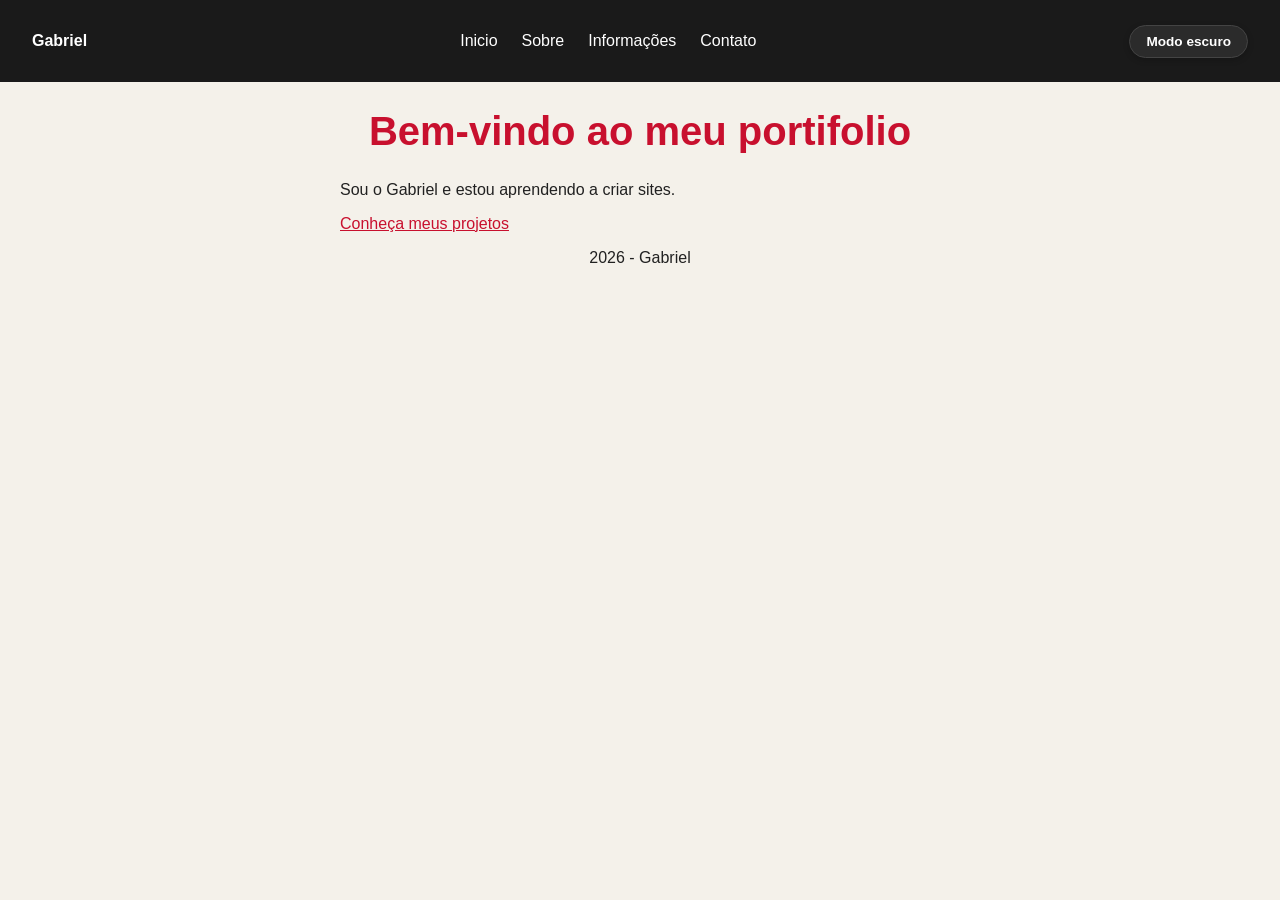
<file: index.html>
<!DOCTYPE html>
<html lang="pt-br">
<head>
    <meta charset="UTF-8">
    <title>Inicio | Gabriel</title>
    <link rel="stylesheet" href="css/style.css">
</head>
<body>
    <header>
        <p><strong>Gabriel</strong></p>
        <nav>
            <a href="index.html">Inicio</a>
            <a href="sobre.html">Sobre</a>
            <a href="info.html">Informações</a>
            <a href="contato.html">Contato</a>
        </nav>
        <button id="tema">Modo escuro</button>
    </header>

    <main>
        <h1>Bem-vindo ao meu portifolio</h1>
        <p>Sou o Gabriel e estou aprendendo a criar sites.</p>
        <a href="info.html">Conheça meus projetos</a>
    </main>

    <footer>
        <p>2026 - Gabriel</p>
    </footer>
    <script src="js/script.js"></script>
</body>
</html>
</file>
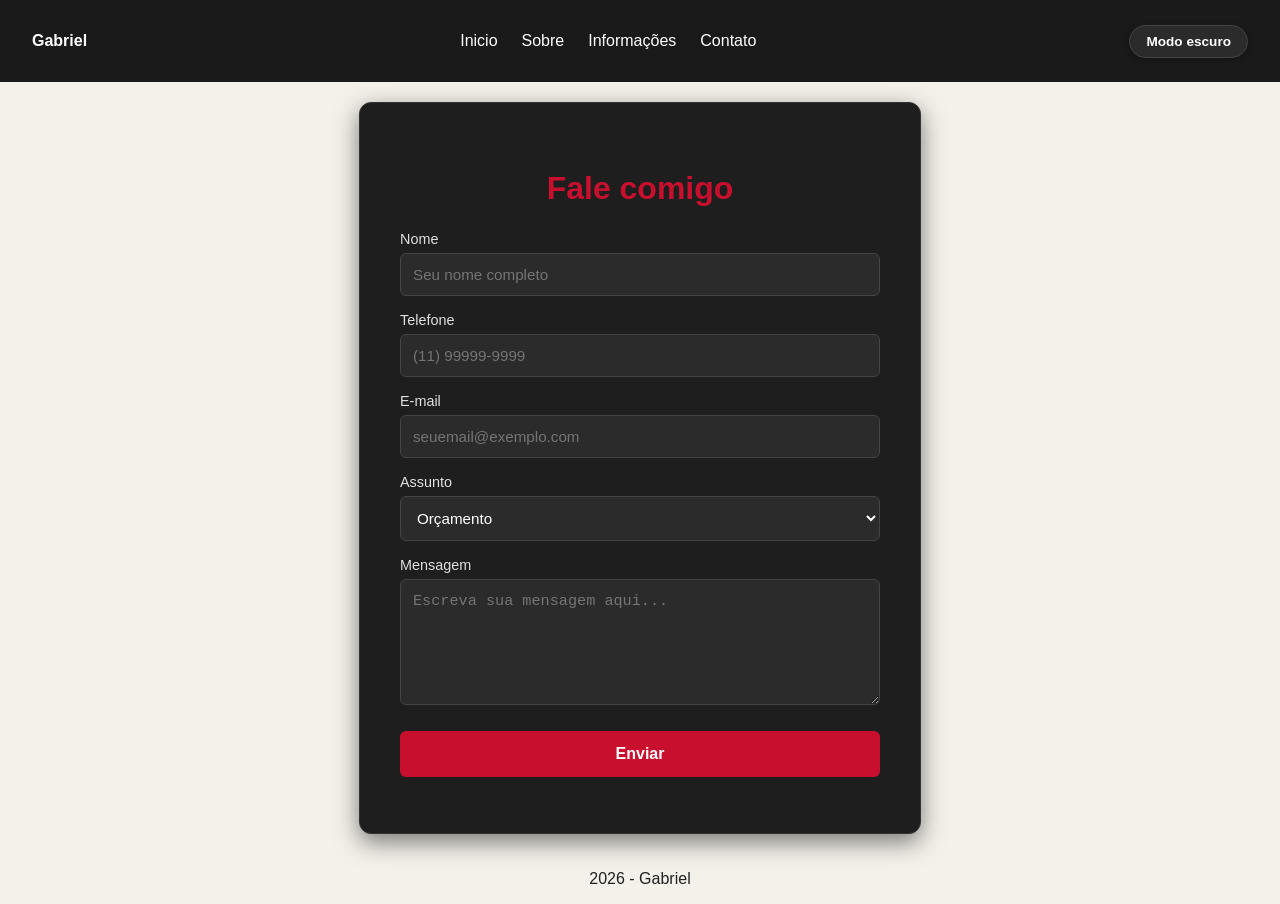
<file: contato.html>
<!DOCTYPE html>
<html lang="pt-br">
<head>
    <meta charset="UTF-8">
    <title>Contato | Gabriel</title>
    <link rel="stylesheet" href="css/style.css">
</head>
<body>
    <header>
        <p><strong>Gabriel</strong></p>
        <nav>
            <a href="index.html">Inicio</a>
            <a href="sobre.html">Sobre</a>
            <a href="info.html">Informações</a>
            <a href="contato.html">Contato</a>
        </nav>
        <button id="tema">Modo escuro</button>
    </header>

    <main class="contato-container">
        <section class="contato-card">
            <h2>Fale comigo</h2>
            <form id="formulario" class="contato-form">
                <div class="form-group">
                    <label for="nome">Nome</label>
                    <input type="text" id="nome" name="nome" placeholder="Seu nome completo" required>
                </div>

                <div class="form-group">
                    <label for="telefone">Telefone</label>
                    <input type="tel" id="telefone" name="telefone" placeholder="(11) 99999-9999">
                </div>

                <div class="form-group">
                    <label for="email">E-mail</label>
                    <input type="email" id="email" name="email" placeholder="seuemail@exemplo.com" required>
                </div>

                <div class="form-group">
                    <label for="assunto">Assunto</label>
                    <select name="assunto" id="assunto">
                        <option value="orcamento">Orçamento</option>
                        <option value="duvida">Dúvida</option>
                        <option value="outro">Outro</option>
                    </select>
                </div>

                <div class="form-group">
                    <label for="mensagem">Mensagem</label>
                    <textarea name="mensagem" id="mensagem" rows="4" placeholder="Escreva sua mensagem aqui..."></textarea>
                </div>

                <button type="submit" class="btn-enviar">Enviar</button>
            </form>
            <p id="resposta"></p>
        </section>
    </main>

    <footer>
        <p>2026 - Gabriel</p>
    </footer>
    <script src="js/contato.js"></script>
    <script src="js/script.js"></script>
</body>
</html>
</file>
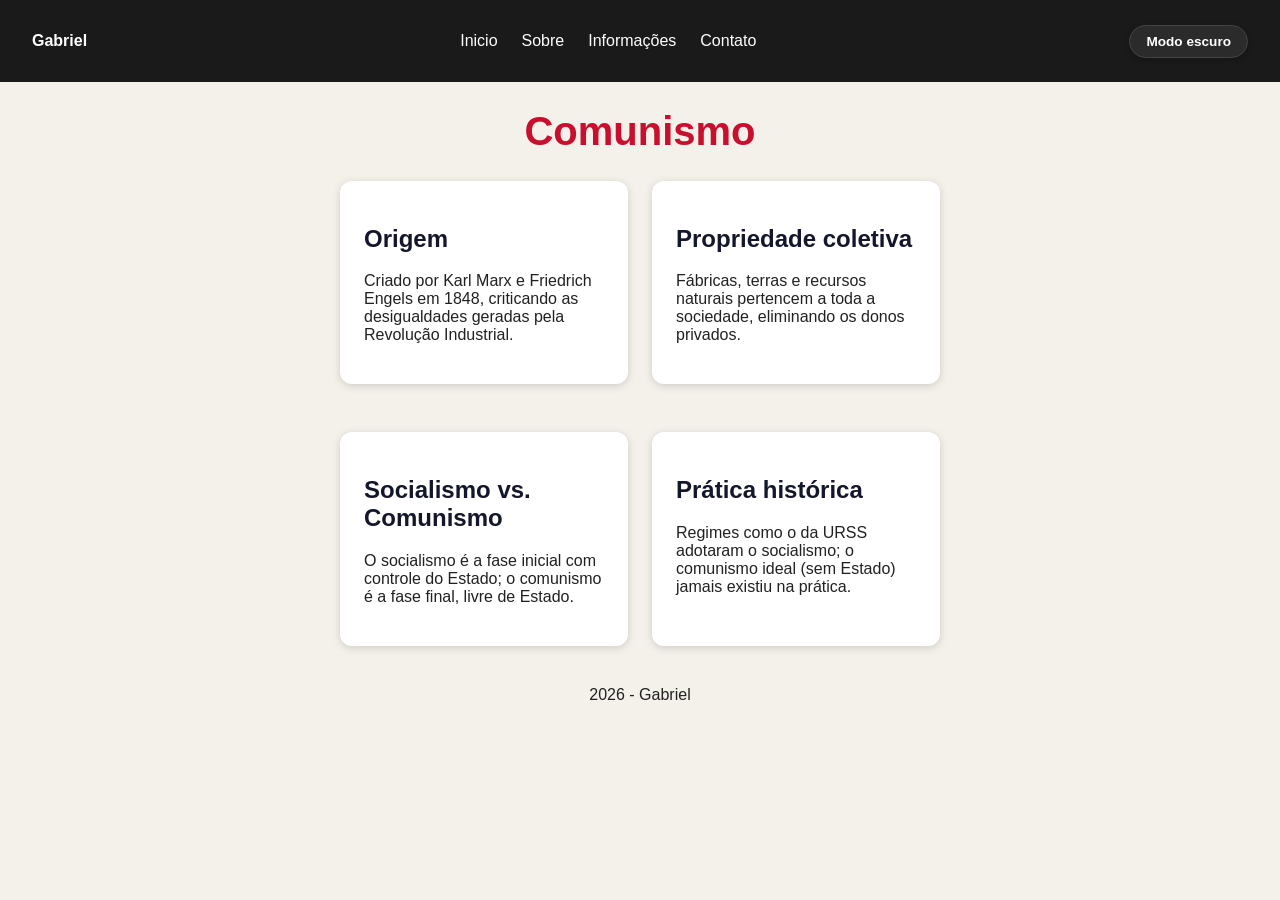
<file: info.html>
<!DOCTYPE html>
<html lang="pt-br">
<head>
    <meta charset="UTF-8">
    <title>Projetos | Gabriel</title>
    <link rel="stylesheet" href="css/style.css">
</head>
<body>
    <header>
        <p><strong>Gabriel</strong></p>
        <nav>
            <a href="index.html">Inicio</a>
            <a href="sobre.html">Sobre</a>
            <a href="info.html">Informações</a>
            <a href="contato.html">Contato</a>
        </nav>
        <button id="tema">Modo escuro</button>
    </header>

    <main>
        <h1>Comunismo</h1>
        <div class="projetos" id="lista-informacoes"></div>
    </main>

    <footer>
        <p>2026 - Gabriel</p>
    </footer>
    <script src="js/script.js"></script>
    <script src="js/informacoes.js"></script>
</body>
</html>
</file>
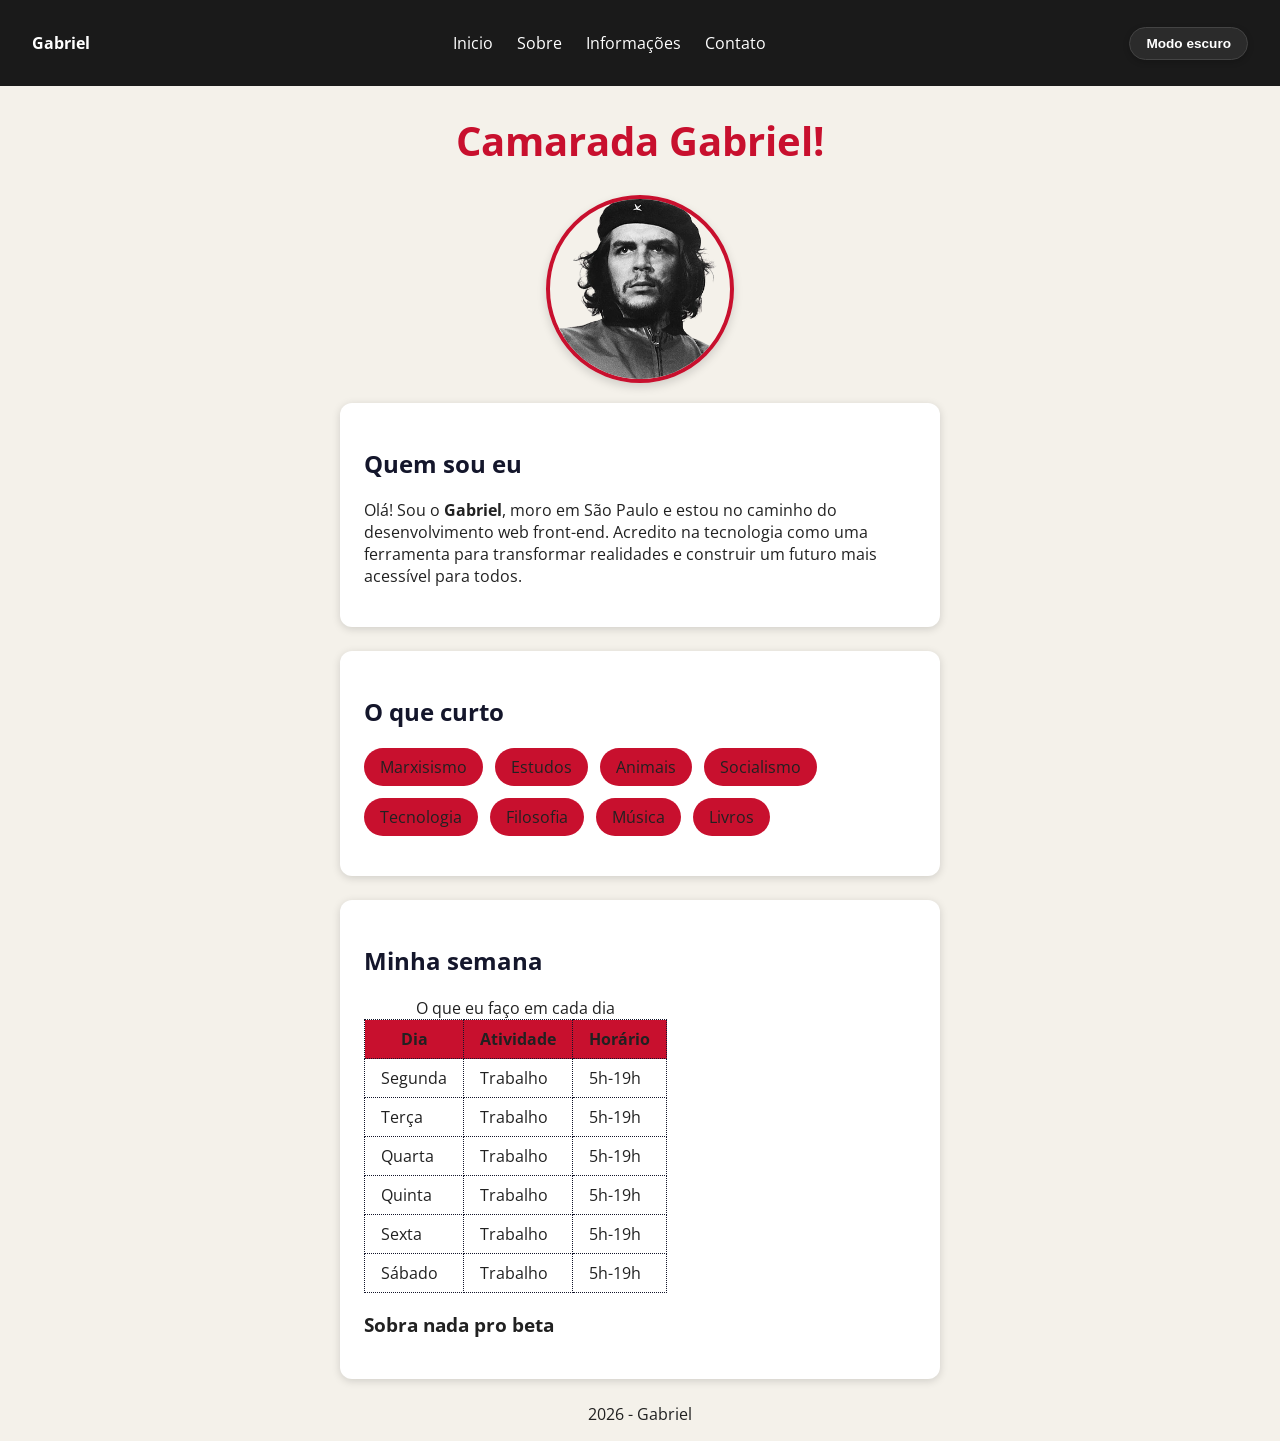
<file: sobre.html>
<!DOCTYPE html>
<html lang="pt-br">
<head>
    <meta charset="UTF-8">
    <title>Sobre mim</title>
    <link rel="preconnect" href="https://fonts.googleapis.com">
    <link rel="preconnect" href="https://fonts.gstatic.com" crossorigin>
    <link href="https://fonts.googleapis.com/css2?family=Open+Sans:ital,wght@0,300..800;1,300..800&display=swap" rel="stylesheet">
    <link rel="stylesheet" href="css/style.css">
</head>
<body>
    <header>
        <p><strong>Gabriel</strong></p>
        <nav>
            <a href="index.html">Inicio</a>
            <a href="sobre.html">Sobre</a>
            <a href="info.html">Informações</a>
            <a href="contato.html">Contato</a>
        </nav>
        <button id="tema">Modo escuro</button>
    </header>

    <main>
        <h1>Camarada Gabriel!</h1>
        <img class="foto-perfil" src="media/image.png" alt="Retrato deChe Guevara">
        
        <section class="card">
            <h2>Quem sou eu</h2>
            <p>Olá! Sou o <strong>Gabriel</strong>, moro em São Paulo e estou no caminho do desenvolvimento web front-end. Acredito na tecnologia como uma ferramenta para transformar realidades e construir um futuro mais acessível para todos.</p>
        </section>

        <section class="card">
            <h2>O que curto</h2>
            <ul class="gostos" id="gostos"></ul>
        </section>
        <section class="card">
            <h2>Minha semana</h2>
            <table>
                <caption>O que eu faço em cada dia</caption>
                <tr>
                    <th>Dia</th>
                    <th>Atividade</th>
                    <th>Horário</th>
                </tr>
                <tr>
                    <td>Segunda</td>
                    <td>Trabalho</td>
                    <td>5h-19h</td>
                </tr>
                <tr>
                    <td>Terça</td>
                    <td>Trabalho</td>
                    <td>5h-19h</td>
                </tr>
                <tr>
                    <td>Quarta</td>
                    <td>Trabalho</td>
                    <td>5h-19h</td>
                </tr>
                <tr>
                    <td>Quinta</td>
                    <td>Trabalho</td>
                    <td>5h-19h</td>
                </tr>
                <tr>
                    <td>Sexta</td>
                    <td>Trabalho</td>
                    <td>5h-19h</td>
                </tr>
                <tr>
                    <td>Sábado</td>
                    <td>Trabalho</td>
                    <td>5h-19h</td>
                </tr>
            </table>
            <h3>Sobra nada pro beta<h3>
        </section>
    </main>

    <footer>
        <p>2026 - Gabriel</p>
    </footer>
    <script src="js/script.js"></script>
</body>
</html>
</file>
<file: css/style.css>
body {
    background-color: #F4F1EA;
    color: #212121;
    font-family: "Open Sans", Arial, sans-serif;
    margin: 0;
}

h1 {
    color: #C8102E;
    font-size: 40px;
    text-align: center;
}

h2 {
    color: #14162B;
}

a {
    color: #C8102E;
}

footer {
    text-align: center;
}

main {
    max-width: 600px;
    margin: 0 auto;
}

.card {
    background-color: white;
    padding: 24px;
    margin-bottom: 24px;
    border-radius: 12px;
    box-shadow: 0 2px 8px rgba(0, 0, 0, 0.15);
    transition: 0.3s;
}

th, td {
    border: 1px dotted #14162B;
    padding: 8px 16px;
}

table {
    border-collapse: collapse;
}

th {
    background-color: #C8102E;
}

nav {
    text-align: center;
}

header {
    display: flex;
    justify-content: space-between;
    align-items: center;
    background-color: #1A1A1A;
    color: white;
    padding: 16px 32px;
}

nav {
    display: flex;
    gap:24px;
}

nav a {
    color: white;
    text-decoration: none;
}

.gostos {
    display: flex;
    gap: 12px;
    list-style: none;
    padding: 0;
    flex-wrap: wrap;
}

.gostos li {
    background-color: #C8102E;
    padding: 8px 16px;
    border-radius: 20px;
}

img {
    max-width: 100%;
}

.foto-perfil {
  width: 180px;              /* Define uma largura fixa ideal */
  height: 180px;             /* Define a altura */
  object-fit: cover;         /* Ajusta a imagem sem distorcer */
  border-radius: 50%;        /* Deixa a foto redonda */
  border: 4px solid #C8102E; /* Borda vermelha temática */
  box-shadow: 0 4px 10px rgba(0, 0, 0, 0.15); /* Sombra suave */
  margin: 20px auto;         /* Centraliza e dá espaço vertical */
  display: block;
}

nav a:hover {
    color: #C8102E;
}
.card:hover {
    transform: translateY(-6px);
    box-shadow: 0 10px 24px rgba(0, 0, 0, 0.25);
}   

.projetos {
    display:grid;
    grid-template-columns: repeat(2, 1fr);
    gap: 24px;
}

.escuro {
    background-color: #111111;
    color: #f4f1ea;
}

.escuro .card {
    background-color: #1A1A1A;
}

.escuro h2 {
    color: #f4f1ea;
}




/* Estilo moderno para o botão de alternar tema */
#tema {
  background-color: #2b2b2b;
  color: #ffffff;
  border: 1px solid #444444;
  border-radius: 20px; /* Deixa o botão com formato de pílula arredondada */
  padding: 8px 16px;
  font-size: 0.85rem;
  font-weight: 600;
  cursor: pointer;
  transition: all 0.3s ease;
  box-shadow: 0 2px 6px rgba(0, 0, 0, 0.2);
}

/* Efeito ao passar o rato (hover) com o vermelho temático */
#tema:hover {
  background-color: #c8102e;
  border-color: #c8102e;
  transform: translateY(-2px); /* Dá um leve salto para cima */
  box-shadow: 0 4px 10px rgba(200, 16, 46, 0.3);
}

/* Efeito ao clicar */
#tema:active {
  transform: translateY(0);
}




/* Container principal para centralizar o cartão na página */
.contato-container {
  display: flex;
  justify-content: center;
  align-items: center;
  min-height: 80vh;
  padding: 20px;
}

/* O cartão de contacto com o tema escuro */
.contato-card {
  background-color: #1e1e1e;
  border: 1px solid #333333;
  border-radius: 12px;
  padding: 40px;
  width: 100%;
  max-width: 480px;
  box-shadow: 0 8px 24px rgba(0, 0, 0, 0.5);
}

.contato-card h2 {
  color: #c8102e; /* Vermelho temático */
  text-align: center;
  font-size: 2rem;
  margin-bottom: 24px;
}

/* Organização de cada grupo de campo */
.contato-form {
  display: flex;
  flex-direction: column;
  gap: 16px;
}

.form-group {
  display: flex;
  flex-direction: column;
  gap: 6px;
}

.form-group label {
  color: #e0e0e0;
  font-size: 0.9rem;
  font-weight: 500;
}

/* Estilo moderno para inputs, select e textarea */
.contato-form input,
.contato-form select,
.contato-form textarea {
  background-color: #2b2b2b;
  border: 1px solid #444;
  border-radius: 6px;
  padding: 12px;
  color: #fff;
  font-size: 0.95rem;
  outline: none;
  transition: border-color 0.3s ease, box-shadow 0.3s ease;
}

/* Efeito ao clicar no campo */
.contato-form input:focus,
.contato-form select:focus,
.contato-form textarea:focus {
  border-color: #c8102e;
  box-shadow: 0 0 0 2px rgba(200, 16, 46, 0.2);
}

.contato-form textarea {
  resize: vertical;
  min-height: 100px;
}

/* Botão de Enviar estilizado */
.btn-enviar {
  background-color: #c8102e;
  color: #ffffff;
  border: none;
  border-radius: 6px;
  padding: 14px;
  font-size: 1rem;
  font-weight: bold;
  cursor: pointer;
  margin-top: 10px;
  transition: background-color 0.3s ease, transform 0.1s ease;
}

.btn-enviar:hover {
  background-color: #a00d25;
}

.btn-enviar:active {
  transform: scale(0.98);
}

/* Estilo para a mensagem de feedback do JavaScript */
#resposta {
  margin-top: 16px;
  text-align: center;
  font-weight: 500;
  color: #4CAF50; /* Verde para sucesso */
}

#resposta.erro {
  color: #e53935; /* Vermelho para erro */
}






.erro {
    color:#C8102E;
}

@media (max-width: 600px) {
    header {
        flex-direction: column;
        gap: 8px;
    }
    h1 {
        font-size: 28px;
    }
    .projetos {
        grid-template-columns: 1fr;
    }
}
</file>
